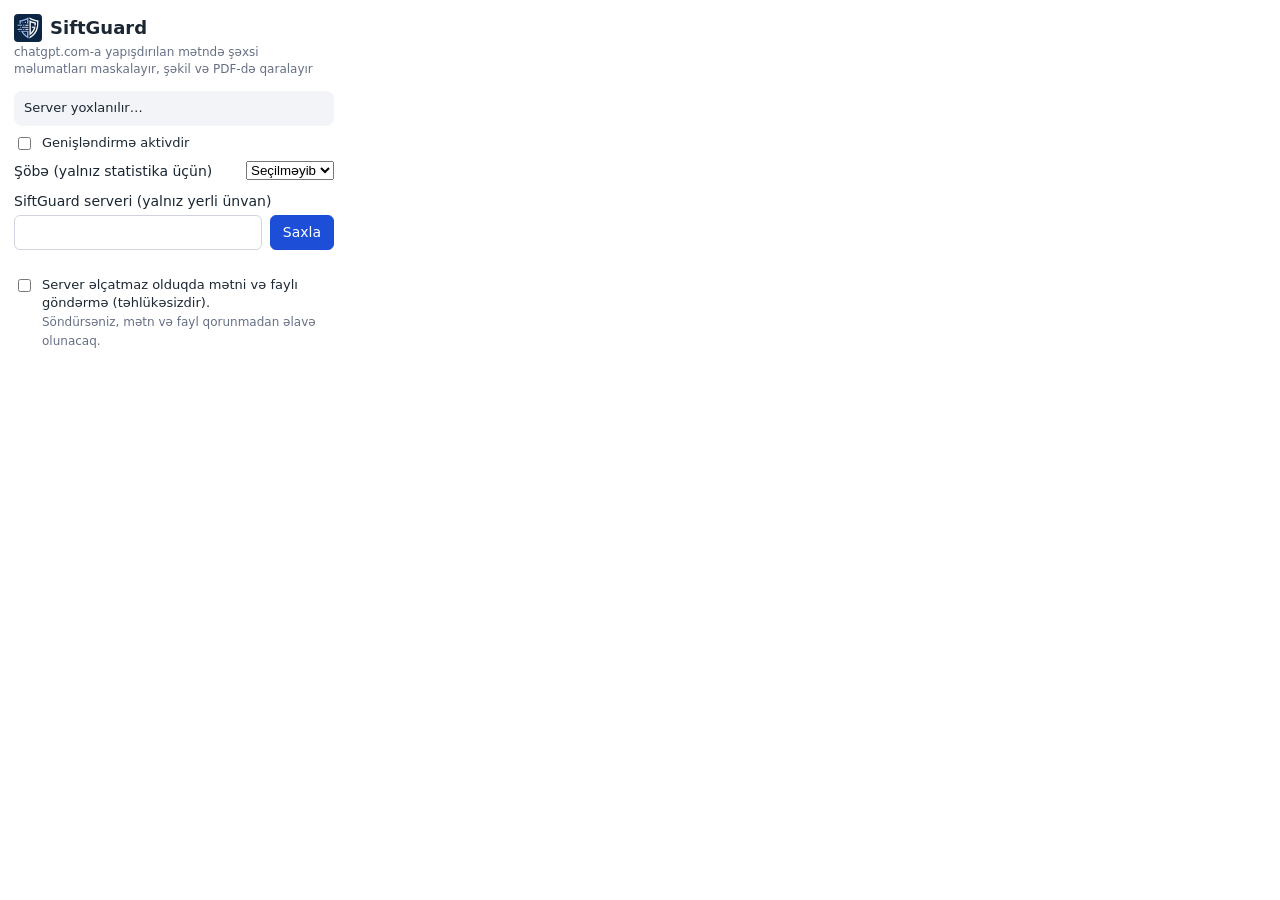
<file: extension/popup.html>
<!DOCTYPE html>
<html lang="az">
<head>
  <meta charset="UTF-8">
  <title>SiftGuard</title>
  <style>
    body { width: 320px; margin: 0; padding: 14px; font: 14px/1.45 system-ui, -apple-system, "Segoe UI", sans-serif; color: #1b2733; }
    h1 { margin: 0 0 2px; font-size: 18px; display: flex; align-items: center; gap: 8px; }
    h1 img { width: 28px; height: 28px; border-radius: 4px; }
    .sub { margin: 0 0 12px; color: #667085; font-size: 12px; }
    .row { display: flex; align-items: center; justify-content: space-between; gap: 8px; margin: 8px 0; }
    .status { padding: 8px 10px; border-radius: 8px; background: #f2f4f7; font-size: 13px; }
    .status.ok { background: #ecfdf3; color: #067647; }
    .status.bad { background: #fef3f2; color: #b42318; }
    input[type=text] { width: 100%; box-sizing: border-box; padding: 6px 8px; border: 1px solid #d0d5dd; border-radius: 6px; font: inherit; }
    button { padding: 6px 12px; border: 1px solid #1d4ed8; background: #1d4ed8; color: #fff; border-radius: 6px; font: inherit; cursor: pointer; }
    label.check { display: flex; gap: 8px; align-items: flex-start; font-size: 13px; }
    .hint { color: #667085; font-size: 12px; margin-top: 4px; }
    .msg { font-size: 12px; margin-top: 6px; min-height: 1em; }
    .msg.bad { color: #b42318; }
    .count { font-size: 13px; color: #475467; margin-top: 10px; }
  </style>
</head>
<body>
  <h1><img src="icons/icon48.png" alt="">SiftGuard</h1>
  <p class="sub">chatgpt.com-a yapışdırılan mətndə şəxsi məlumatları maskalayır, şəkil və PDF-də qaralayır<br><span id="version"></span></p>

  <div id="server-status" class="status">Server yoxlanılır…</div>
  <div id="model-status" class="hint"></div>

  <div class="row">
    <label class="check"><input type="checkbox" id="enabled"> <span>Genişləndirmə aktivdir</span></label>
  </div>

  <div class="row">
    <label for="department">Şöbə (yalnız statistika üçün)</label>
    <select id="department">
      <option value="">Seçilməyib</option>
      <option value="maliyye">Maliyyə</option>
      <option value="hr">HR</option>
      <option value="huquq">Hüquq</option>
    </select>
  </div>

  <div style="margin-top:10px">
    <label for="server">SiftGuard serveri (yalnız yerli ünvan)</label>
    <div class="row" style="margin-top:4px">
      <input type="text" id="server" spellcheck="false">
      <button id="save">Saxla</button>
    </div>
    <div id="msg" class="msg"></div>
  </div>

  <label class="check" style="margin-top:6px">
    <input type="checkbox" id="block">
    <span>Server əlçatmaz olduqda mətni və faylı göndərmə (təhlükəsizdir).<br><span class="hint">Söndürsəniz, mətn və fayl qorunmadan əlavə olunacaq.</span></span>
  </label>

  <div class="count" id="count"></div>

  <script src="mask-client.js"></script>
  <script src="popup.js"></script>
</body>
</html>
</file>
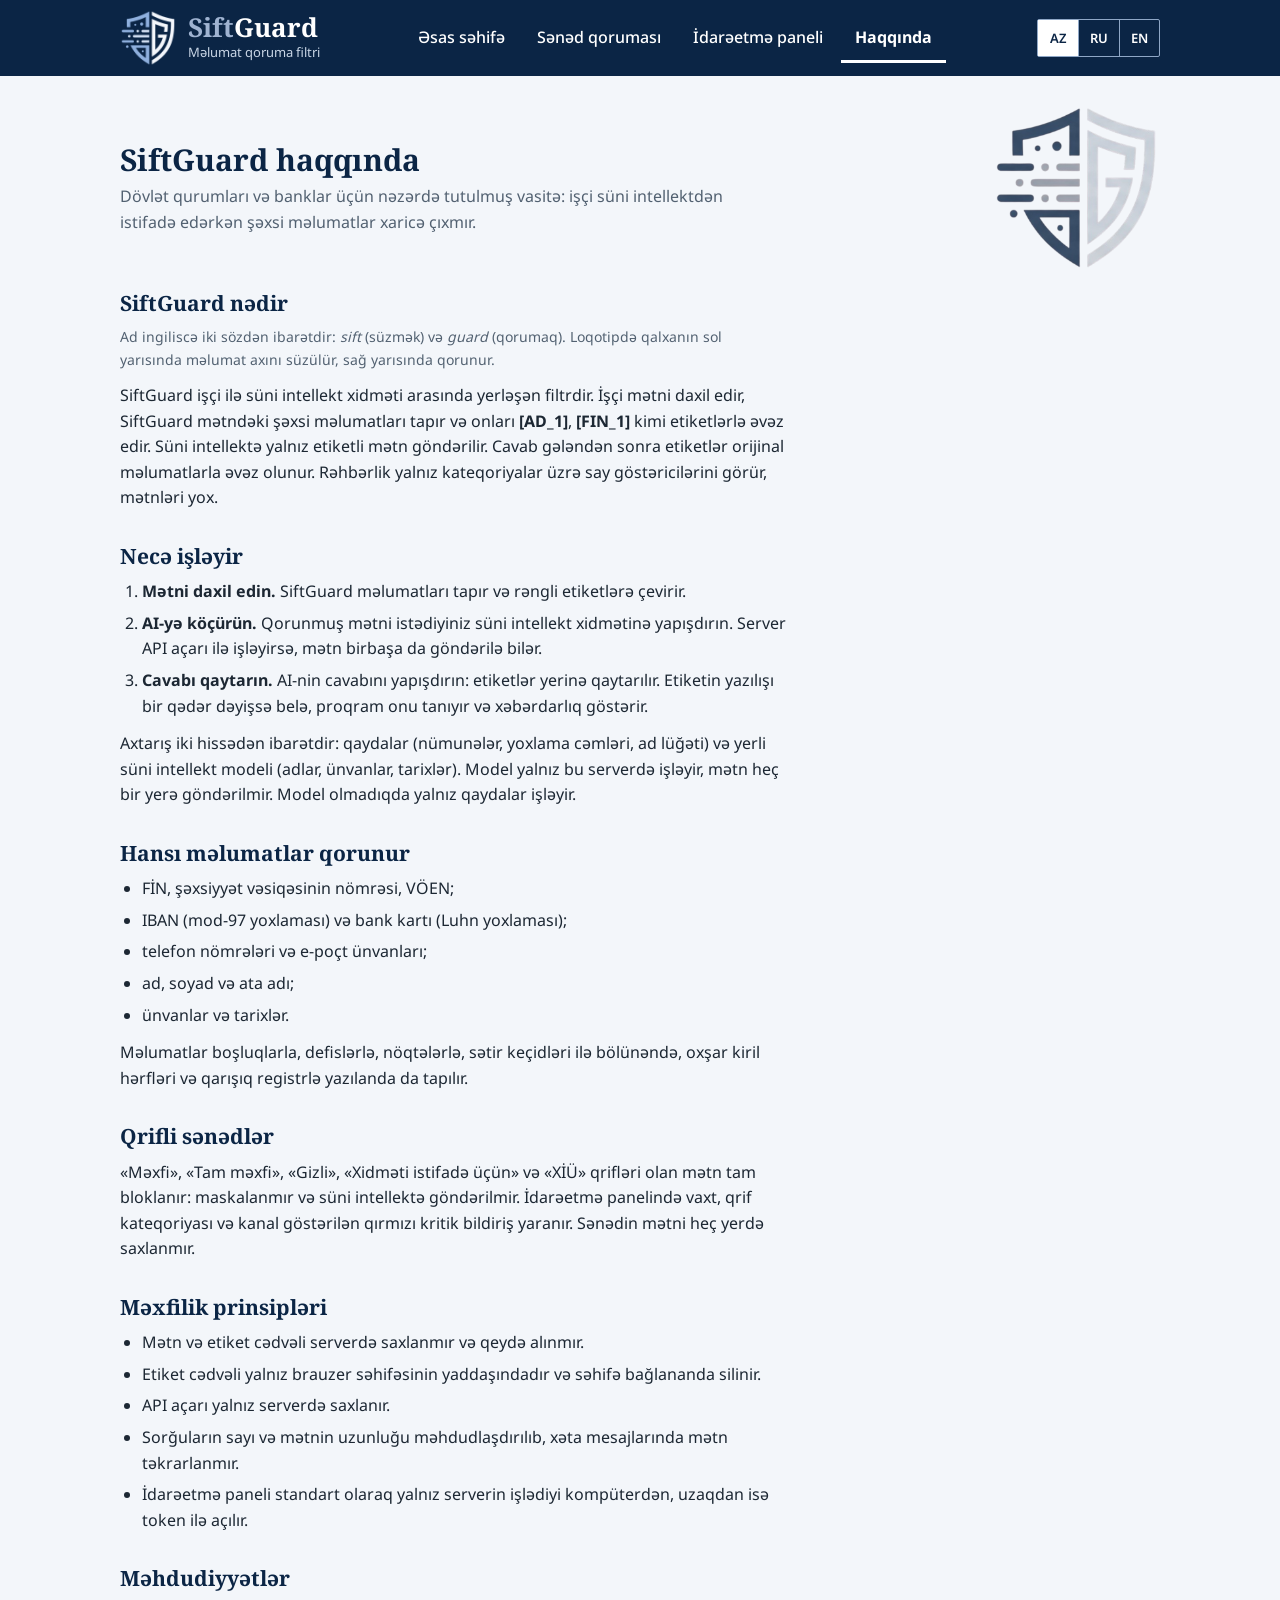
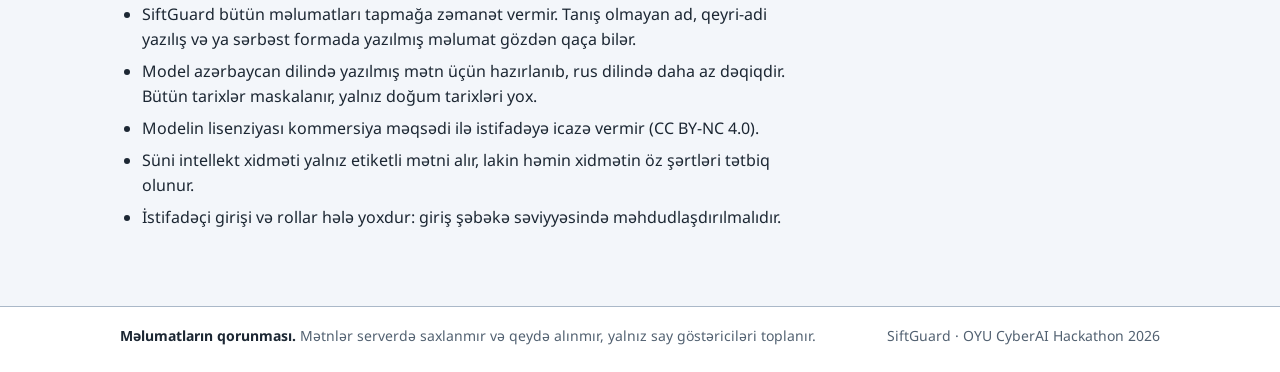
<file: static/about.html>
<!DOCTYPE html>
<html lang="az">
<head>
  <meta charset="UTF-8">
  <meta name="viewport" content="width=device-width, initial-scale=1">
  <title>SiftGuard — haqqında</title>
  <link rel="icon" href="/static/brand/mark-32.png" type="image/png" sizes="32x32">
  <link rel="apple-touch-icon" href="/static/brand/mark-180.png">
  <link rel="preload" href="/static/fonts/noto-sans-latin.woff2" as="font" type="font/woff2" crossorigin>
  <link rel="preload" href="/static/fonts/noto-serif-latin.woff2" as="font" type="font/woff2" crossorigin>
  <link rel="stylesheet" href="/static/fonts/faces.css">
  <link rel="stylesheet" href="/static/site.css">
</head>
<body>
<a class="skip" href="#main">Əsas məzmuna keç</a>

<header class="site-header">
  <div class="bar">
    <a class="brand" href="/">
      <img class="brand-mark" src="/static/brand/siftguard-logo-light.png" width="56" height="56" alt="">
      <span><span class="brand-name"><span class="sift">Sift</span>Guard</span><span class="brand-sub">Məlumat qoruma filtri</span></span>
    </a>
    <nav class="site-nav" aria-label="Əsas naviqasiya">
      <ul>
        <li><a href="/">Əsas səhifə</a></li>
        <li><a href="/sened">Sənəd qoruması</a></li>
        <li><a href="/admin" target="_blank" rel="noopener">İdarəetmə paneli<span class="visually-hidden"> (yeni vərəqdə açılır)</span></a></li>
        <li><a href="/haqqinda" aria-current="page">Haqqında</a></li>
      </ul>
    </nav>
    <div class="lang" id="lang-switch" role="group" aria-label="Dil seçimi"></div>
  </div>
</header>

<main id="main" class="wrap">
  <div class="page-title hero">
    <div class="hero-text">
    <h1>SiftGuard haqqında</h1>
    <p>Dövlət qurumları və banklar üçün nəzərdə tutulmuş vasitə: işçi süni intellektdən istifadə edərkən şəxsi məlumatlar xaricə çıxmır.</p>
    </div>
    <img class="hero-logo" src="/static/brand/siftguard-logo.png" width="168" height="168" alt="SiftGuard">
  </div>

  <article class="prose">
    <h2>SiftGuard nədir</h2>
    <p class="small muted" data-i18n-rich="about.name">Ad ingiliscə iki sözdən ibarətdir: <em>sift</em> (süzmək) və <em>guard</em> (qorumaq). Loqotipdə qalxanın sol yarısında məlumat axını süzülür, sağ yarısında qorunur.</p>
    <p data-i18n-rich="about.what">SiftGuard işçi ilə süni intellekt xidməti arasında yerləşən filtrdir. İşçi mətni daxil edir, SiftGuard mətndəki şəxsi məlumatları tapır və onları <strong>[AD_1]</strong>, <strong>[FIN_1]</strong> kimi etiketlərlə əvəz edir. Süni intellektə yalnız etiketli mətn göndərilir. Cavab gələndən sonra etiketlər orijinal məlumatlarla əvəz olunur. Rəhbərlik yalnız kateqoriyalar üzrə say göstəricilərini görür, mətnləri yox.</p>

    <h2>Necə işləyir</h2>
    <ol>
      <li><strong>Mətni daxil edin.</strong> SiftGuard məlumatları tapır və rəngli etiketlərə çevirir.</li>
      <li><strong>AI-yə köçürün.</strong> Qorunmuş mətni istədiyiniz süni intellekt xidmətinə yapışdırın. Server API açarı ilə işləyirsə, mətn birbaşa da göndərilə bilər.</li>
      <li><strong>Cavabı qaytarın.</strong> AI-nin cavabını yapışdırın: etiketlər yerinə qaytarılır. Etiketin yazılışı bir qədər dəyişsə belə, proqram onu tanıyır və xəbərdarlıq göstərir.</li>
    </ol>
    <p>Axtarış iki hissədən ibarətdir: qaydalar (nümunələr, yoxlama cəmləri, ad lüğəti) və yerli süni intellekt modeli (adlar, ünvanlar, tarixlər). Model yalnız bu serverdə işləyir, mətn heç bir yerə göndərilmir. Model olmadıqda yalnız qaydalar işləyir.</p>

    <h2>Hansı məlumatlar qorunur</h2>
    <ul>
      <li>FİN, şəxsiyyət vəsiqəsinin nömrəsi, VÖEN;</li>
      <li>IBAN (mod-97 yoxlaması) və bank kartı (Luhn yoxlaması);</li>
      <li>telefon nömrələri və e-poçt ünvanları;</li>
      <li>ad, soyad və ata adı;</li>
      <li>ünvanlar və tarixlər.</li>
    </ul>
    <p>Məlumatlar boşluqlarla, defislərlə, nöqtələrlə, sətir keçidləri ilə bölünəndə, oxşar kiril hərfləri və qarışıq registrlə yazılanda da tapılır.</p>

    <h2>Qrifli sənədlər</h2>
    <p>«Məxfi», «Tam məxfi», «Gizli», «Xidməti istifadə üçün» və «XİÜ» qrifləri olan mətn tam bloklanır: maskalanmır və süni intellektə göndərilmir. İdarəetmə panelində vaxt, qrif kateqoriyası və kanal göstərilən qırmızı kritik bildiriş yaranır. Sənədin mətni heç yerdə saxlanmır.</p>

    <h2>Məxfilik prinsipləri</h2>
    <ul>
      <li>Mətn və etiket cədvəli serverdə saxlanmır və qeydə alınmır.</li>
      <li>Etiket cədvəli yalnız brauzer səhifəsinin yaddaşındadır və səhifə bağlananda silinir.</li>
      <li>API açarı yalnız serverdə saxlanır.</li>
      <li>Sorğuların sayı və mətnin uzunluğu məhdudlaşdırılıb, xəta mesajlarında mətn təkrarlanmır.</li>
      <li>İdarəetmə paneli standart olaraq yalnız serverin işlədiyi kompüterdən, uzaqdan isə token ilə açılır.</li>
    </ul>

    <h2>Məhdudiyyətlər</h2>
    <ul>
      <li>SiftGuard bütün məlumatları tapmağa zəmanət vermir. Tanış olmayan ad, qeyri-adi yazılış və ya sərbəst formada yazılmış məlumat gözdən qaça bilər.</li>
      <li>Model azərbaycan dilində yazılmış mətn üçün hazırlanıb, rus dilində daha az dəqiqdir. Bütün tarixlər maskalanır, yalnız doğum tarixləri yox.</li>
      <li>Modelin lisenziyası kommersiya məqsədi ilə istifadəyə icazə vermir (CC BY-NC 4.0).</li>
      <li>Süni intellekt xidməti yalnız etiketli mətni alır, lakin həmin xidmətin öz şərtləri tətbiq olunur.</li>
      <li>İstifadəçi girişi və rollar hələ yoxdur: giriş şəbəkə səviyyəsində məhdudlaşdırılmalıdır.</li>
    </ul>
  </article>
</main>

<footer class="site-footer">
  <div class="bar">
    <span><strong>Məlumatların qorunması.</strong> Mətnlər serverdə saxlanmır və qeydə alınmır, yalnız say göstəriciləri toplanır.</span>
    <span>SiftGuard · OYU CyberAI Hackathon 2026</span>
  </div>
</footer>
<script src="/static/i18n-dict.js"></script>
<script src="/static/i18n.js"></script>
</body>
</html>
</file>
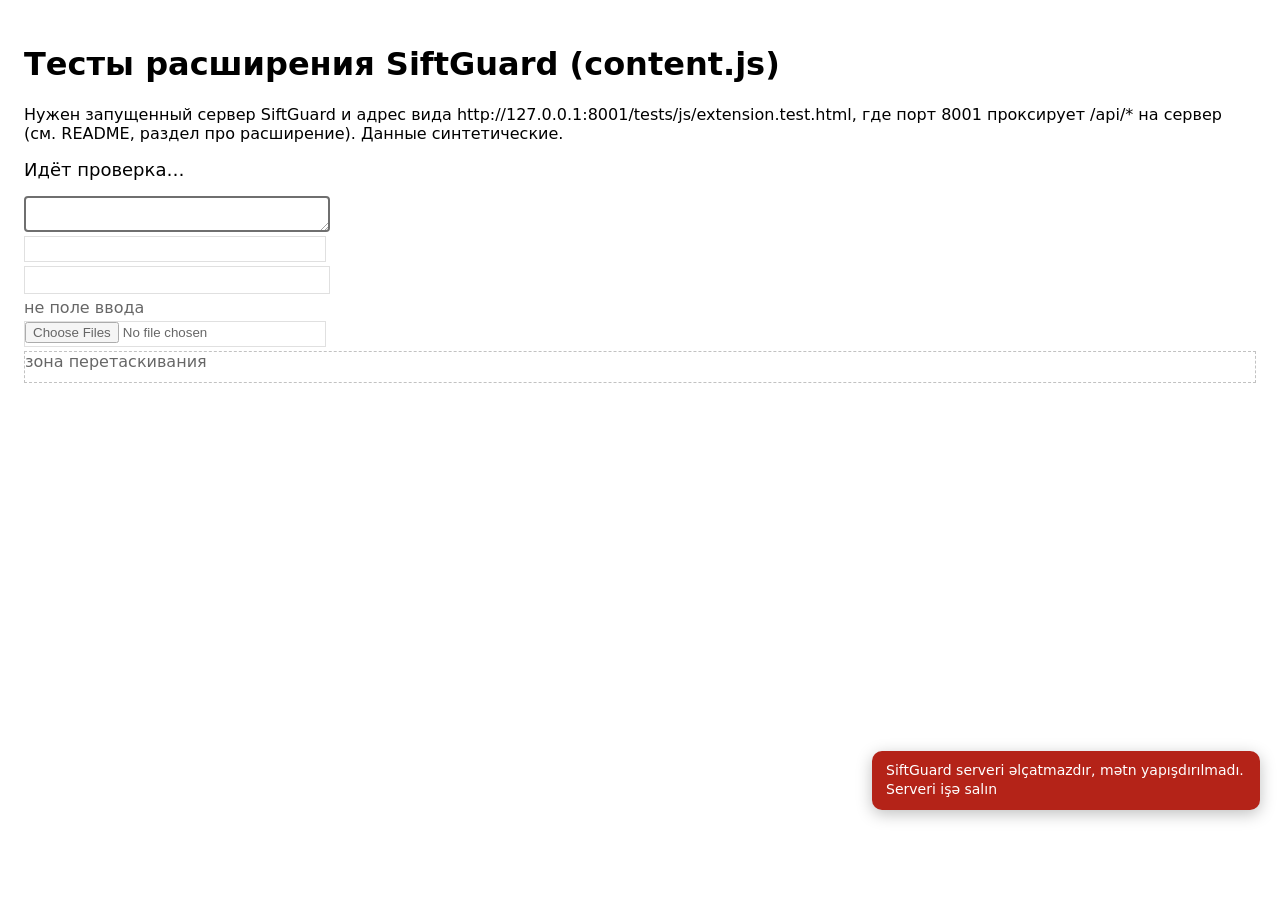
<file: tests/js/extension.test.html>
<!DOCTYPE html>
<html lang="az">
<head>
  <meta charset="UTF-8">
  <title>Тесты расширения SiftGuard</title>
  <style>
    body { font-family: system-ui, sans-serif; padding: 16px; }
    .ok { color: #067647; } .fail { color: #b42318; font-weight: 600; }
    #summary { font-size: 18px; margin: 8px 0; }
    textarea, #ce, input { display: block; width: 300px; margin: 4px 0; border: 1px solid #ccc; min-height: 24px; }
    #stage { opacity: .6; }
  </style>
</head>
<body>
  <h1>Тесты расширения SiftGuard (content.js)</h1>
  <p>Нужен запущенный сервер SiftGuard и адрес вида http://127.0.0.1:8001/tests/js/extension.test.html, где порт 8001 проксирует
  /api/* на сервер (см. README, раздел про расширение). Данные синтетические.</p>
  <div id="summary">Идёт проверка…</div>
  <ul id="results"></ul>

  <div id="stage">
    <textarea id="ta"></textarea>
    <div id="ce" contenteditable="true"></div>
    <input id="pw" type="password">
    <div id="plain">не поле ввода</div>
    <input id="fi" type="file" multiple>
    <div id="dz" style="min-height:30px;border:1px dashed #999">зона перетаскивания</div>
  </div>

  <script>
    // --- Подставной chrome: настоящий клиент сервера, но без самого расширения.
    const listeners = [];
    const store = { enabled: true, blockOnError: true };
    window.__mode = "real"; // real | down
    window.__siftguardQuiet = true; // без приветственного уведомления: оно мешало бы проверкам текста уведомлений
    window.chrome = {
      runtime: {
        id: "test-extension",
        sendMessage: async (msg) => {
          if (window.__mode === "down") return { ok: false, error: "unreachable" };
          if (msg.type === "redact") {
            const bin = atob(msg.data);
            const bytes = Uint8Array.from(bin, (c) => c.charCodeAt(0));
            return SiftGuardClient.redactFile(bytes, location.origin);
          }
          return SiftGuardClient.maskText(msg.text, location.origin);
        },
      },
      storage: {
        local: { get: (defaults, cb) => cb(Object.assign({}, defaults, store)) },
        onChanged: { addListener: (fn) => listeners.push(fn) },
      },
    };
    const setSetting = (key, value) => listeners.forEach((fn) => fn({ [key]: { newValue: value } }, "local"));
  </script>
  <script src="../../extension/mask-client.js"></script>
  <script src="../../extension/content.js"></script>
  <script>
    const $ = (id) => document.getElementById(id);
    const ta = $("ta"), ce = $("ce");
    const wait = (ms) => new Promise((r) => setTimeout(r, ms));
    async function waitFor(cond, ms = 5000) {
      const t0 = Date.now();
      while (Date.now() - t0 < ms) { if (cond()) return true; await wait(25); }
      return false;
    }

    // Редактор «как у сайта»: сам разбирает вставку и добавляет абзацы (как ProseMirror).
    const editorSeen = [];
    ce.addEventListener("paste", (e) => {
      e.preventDefault();
      const t = e.clipboardData.getData("text/plain");
      editorSeen.push(t);
      t.split("\n").forEach((line) => { const p = document.createElement("p"); p.textContent = line; ce.appendChild(p); });
    });
    // Обработчик «страницы»: видит ли она оригинал вставки.
    const pageSaw = [];
    document.addEventListener("paste", (e) => { pageSaw.push(e.clipboardData ? e.clipboardData.getData("text/plain") : ""); });
    // Файлы, которые дошли до «сайта» (вставка, выбор файла, перетаскивание): сайт должен видеть только копии.
    const filesSeen = [];
    const noteFiles = (list) => Array.from(list || []).forEach((f) => filesSeen.push(f));
    ce.addEventListener("paste", (e) => noteFiles(e.clipboardData && e.clipboardData.files));
    ta.addEventListener("paste", (e) => noteFiles(e.clipboardData && e.clipboardData.files));
    $("fi").addEventListener("change", (e) => noteFiles(e.target.files));
    $("dz").addEventListener("drop", (e) => { e.preventDefault(); noteFiles(e.dataTransfer && e.dataTransfer.files); });
    $("dz").addEventListener("dragover", (e) => e.preventDefault());

    // Синтетический документ на canvas (только вымышленные данные).
    function makeImage(lines, type = "image/png", name = "karta.png") {
      return new Promise((resolve) => {
        const c = document.createElement("canvas"); c.width = 900; c.height = 420;
        const g = c.getContext("2d");
        g.fillStyle = "#fff"; g.fillRect(0, 0, c.width, c.height);
        g.fillStyle = "#000"; g.font = "30px Arial, sans-serif";
        lines.forEach((t, i) => g.fillText(t, 40, 60 + i * 56));
        c.toBlob((b) => resolve(new File([b], name, { type })), type);
      });
    }
    const CARD = ["Soyadi: Quliyeva", "Adi: Aysel", "FIN: 5ARZ8D2", "Telefon: +994 50 123 45 67"];

    const toastBox = () => { const h = document.getElementById("siftguard-toast-host"); return h && h.shadowRoot.querySelector(".box"); };
    const toastText = () => (toastBox() ? toastBox().textContent : "");
    const resetToast = () => { const b = toastBox(); if (b) { b.textContent = ""; b.className = "box"; } };

    function pasteInto(el, text, files) {
      el.focus();
      const dt = new DataTransfer();
      if (text) dt.setData("text/plain", text);
      (files || []).forEach((f) => dt.items.add(f));
      const ev = new ClipboardEvent("paste", { clipboardData: dt, bubbles: true, cancelable: true });
      const notPrevented = el.dispatchEvent(ev);
      return { intercepted: !notPrevented };
    }

    const results = [];
    function test(name, fn) { results.push([name, fn]); }
    function eq(a, b) { const x = JSON.stringify(a), y = JSON.stringify(b); if (x !== y) throw new Error("ожидалось " + y + ", получено " + x); }
    function truthy(v, msg) { if (!v) throw new Error(msg || "ожидалось истинное значение"); }

    const SECRET_FIN = "5ARZ8D2";

    test("textarea: данные маскируются, уведомление «N məlumat qorundu»", async () => {
      ta.value = ""; resetToast(); pageSaw.length = 0;
      const r = pasteInto(ta, "Elvin Məmmədov, FİN " + SECRET_FIN);
      truthy(r.intercepted, "вставка должна быть перехвачена");
      truthy(await waitFor(() => ta.value !== ""), "текст не вставлен");
      eq(ta.value, "[AD_1], FİN [FIN_1]");
      truthy(await waitFor(() => toastText() !== ""));
      eq(toastText(), "SiftGuard: 2 məlumat qorundu");
    });

    test("оригинал не доходит до обработчиков страницы", async () => {
      // pageSaw заполнялся в предыдущем тесте: оригинальное событие перехвачено до страницы
      eq(pageSaw.filter((t) => t.includes(SECRET_FIN)), []);
    });

    test("textarea: вставка в позицию курсора, а не вместо всего текста", async () => {
      ta.value = "Salam: "; ta.setSelectionRange(7, 7);
      pasteInto(ta, "FİN " + SECRET_FIN);
      truthy(await waitFor(() => ta.value.length > 7));
      eq(ta.value, "Salam: FİN [FIN_1]");
    });

    test("contenteditable (как у сайта): редактор получает только замаскированный текст, один раз", async () => {
      ce.innerHTML = ""; editorSeen.length = 0; resetToast();
      pasteInto(ce, "Salam\nFİN " + SECRET_FIN + "\nTel +994 50 123 45 67");
      truthy(await waitFor(() => editorSeen.length > 0), "редактор ничего не получил");
      await wait(200);
      eq(editorSeen, ["Salam\nFİN [FIN_1]\nTel [TEL_1]"]);
      truthy(!ce.innerText.includes(SECRET_FIN));
      truthy(await waitFor(() => toastText() !== ""));
      eq(toastText(), "SiftGuard: 2 məlumat qorundu");
    });

    test("обычный текст без данных вставляется как есть, без уведомления", async () => {
      ta.value = ""; resetToast();
      pasteInto(ta, "Salam, necəsən?");
      truthy(await waitFor(() => ta.value !== ""));
      eq(ta.value, "Salam, necəsən?");
      await wait(300);
      eq(toastText(), "");
    });

    test("файл не картинка и не PDF (txt): не вмешиваемся", async () => {
      const r = pasteInto(ta, "", [new File(["x"], "a.txt", { type: "text/plain" })]);
      eq(r.intercepted, false);
    });

    test("isCandidate: картинки и PDF по типу и по имени, остальное нет", async () => {
      const { isCandidate } = window.__siftguardTest;
      truthy(isCandidate(new File(["x"], "a.png", { type: "image/png" })));
      truthy(isCandidate(new File(["x"], "scan.PDF", { type: "" })));
      truthy(isCandidate(new File(["x"], "foto.heic", { type: "" })));
      truthy(!isCandidate(new File(["x"], "a.txt", { type: "text/plain" })));
      truthy(!isCandidate(new File(["x"], "a.docx", { type: "" })));
    });

    test("вставка картинки: сайт получает закрашенную копию, а не оригинал", async () => {
      filesSeen.length = 0; resetToast();
      const original = await makeImage(CARD);
      const r = pasteInto(ce, "", [original]);
      truthy(r.intercepted, "вставка картинки должна быть перехвачена");
      truthy(await waitFor(() => filesSeen.length > 0, 60000), "сайт не получил файл");
      eq(filesSeen.length, 1);
      truthy(filesSeen[0].name.endsWith("-qaralanmis.png"), filesSeen[0].name);
      eq(filesSeen[0].type, "image/png");
      truthy(filesSeen[0] !== original && filesSeen[0].size > 0);
      truthy(await waitFor(() => toastText().includes("sənəd qaralandı")), toastText());
    });

    test("закрашенная копия действительно закрашена: на месте значения чёрные пиксели", async () => {
      const original = await makeImage(["FIN: 5ARZ8D2"]);
      const res = await window.chrome.runtime.sendMessage({ type: "redact", data: await new Promise((ok) => { const fr = new FileReader(); fr.onload = () => ok(fr.result.split(",")[1]); fr.readAsDataURL(original); }) });
      truthy(res.ok, JSON.stringify(res).slice(0, 120));
      const img = new Image();
      const loaded = new Promise((ok, fail) => { img.onload = ok; img.onerror = () => fail(new Error("картинка не загрузилась")); });
      img.src = "data:" + res.mime + ";base64," + res.data; await loaded;  // не decode(): он иногда не завершается в фоновой вкладке
      const c = document.createElement("canvas"); c.width = img.width; c.height = img.height;
      const g = c.getContext("2d"); g.drawImage(img, 0, 0);
      // значение начинается правее «FIN:» (примерно с x=110): в его середине всё чёрное
      const px = g.getImageData(170, 50, 1, 1).data;
      eq([px[0], px[1], px[2]], [0, 0, 0]);
    });

    test("кнопка «прикрепить»: сайт видит только копию, исходный файл до него не доходит", async () => {
      filesSeen.length = 0; resetToast();
      const dt = new DataTransfer(); dt.items.add(await makeImage(CARD)); dt.items.add(new File(["x"], "a.txt", { type: "text/plain" }));
      $("fi").files = dt.files;
      $("fi").dispatchEvent(new Event("change", { bubbles: true }));
      truthy(await waitFor(() => filesSeen.length >= 2, 60000), "файлы не дошли");
      eq(filesSeen.map((f) => f.name).sort(), ["a.txt", "karta-qaralanmis.png"]);
      eq(Array.from($("fi").files).map((f) => f.name).sort(), ["a.txt", "karta-qaralanmis.png"]);
    });

    test("перетаскивание: сайт получает закрашенную копию", async () => {
      filesSeen.length = 0; resetToast();
      const dt = new DataTransfer(); dt.items.add(await makeImage(CARD, "image/png", "drop.png"));
      const ev = new DragEvent("drop", { dataTransfer: dt, bubbles: true, cancelable: true });
      $("dz").dispatchEvent(ev);
      truthy(ev.defaultPrevented, "исходное перетаскивание должно быть остановлено");
      truthy(await waitFor(() => filesSeen.length > 0, 60000), "файл не дошёл");
      eq(filesSeen.map((f) => f.name), ["drop-qaralanmis.png"]);
    });

    test("картинка с грифом: не добавляется, предупреждение без текста документа", async () => {
      filesSeen.length = 0; resetToast();
      pasteInto(ce, "", [await makeImage(["Mexfi sened", "FIN: 5ARZ8D2"])]);
      truthy(await waitFor(() => toastText().includes("bloklandı"), 60000), toastText());
      await wait(300);
      eq(filesSeen.length, 0);
      truthy(!toastText().includes(SECRET_FIN));
    });

    test("формат, который сервер не принимает (GIF): файл не добавляется, причина показана", async () => {
      filesSeen.length = 0; resetToast();
      pasteInto(ce, "", [new File([new Uint8Array([71, 73, 70, 56, 57, 97, 1, 0, 1, 0, 0, 0, 0, 59])], "a.gif", { type: "image/gif" })]);
      truthy(await waitFor(() => toastText().includes("əlavə olunmadı"), 60000), toastText());
      eq(filesSeen.length, 0);
    });

    test("слишком большой файл: не отправляется и не добавляется", async () => {
      filesSeen.length = 0; resetToast();
      pasteInto(ce, "", [new File([new Uint8Array(11 * 1024 * 1024)], "big.png", { type: "image/png" })]);
      truthy(await waitFor(() => toastText().includes("çox böyükdür"), 30000), toastText());
      eq(filesSeen.length, 0);
    });

    test("сервер недоступен (по умолчанию): файл не добавляется", async () => {
      filesSeen.length = 0; resetToast(); window.__mode = "down";
      pasteInto(ce, "", [await makeImage(CARD)]);
      truthy(await waitFor(() => toastText().includes("əlçatmazdır"), 30000), toastText());
      eq(filesSeen.length, 0);
      window.__mode = "real";
    });

    test("сервер недоступен, режим «как есть»: файл добавляется с предупреждением", async () => {
      filesSeen.length = 0; resetToast(); window.__mode = "down"; setSetting("blockOnError", false);
      pasteInto(ce, "", [await makeImage(CARD, "image/png", "asis.png")]);
      truthy(await waitFor(() => filesSeen.length > 0, 30000), "файл не добавлен");
      eq(filesSeen[0].name, "asis.png");
      truthy(toastText().includes("qorunmadan"), toastText());
      setSetting("blockOnError", true); window.__mode = "real";
    });

    test("расширение выключено: файлы идут как обычно", async () => {
      // textarea: у «редактора» ce собственный preventDefault, он помешал бы проверке
      setSetting("enabled", false);
      try {
        eq(pasteInto(ta, "", [new File(["x"], "a.png", { type: "image/png" })]).intercepted, false);
      } finally { setSetting("enabled", true); }
    });

    test("не поле ввода и поле пароля: не вмешиваемся", async () => {
      eq(pasteInto($("plain"), "FİN " + SECRET_FIN).intercepted, false);
      eq(pasteInto($("pw"), "FİN " + SECRET_FIN).intercepted, false);
    });

    test("гриф «Məxfi»: ничего не вставляется, предупреждение", async () => {
      ta.value = "было"; resetToast();
      pasteInto(ta, "Məxfi: FİN " + SECRET_FIN);
      truthy(await waitFor(() => toastText() !== ""));
      eq(ta.value, "было");
      truthy(toastText().includes("«Məxfi»") && toastText().includes("bloklandı"), toastText());
    });

    test("гриф «Tam məxfi» без диакритики и с пробелами: блокировка, в уведомлении название грифа", async () => {
      ta.value = "было"; resetToast();
      pasteInto(ta, "tam mexfi  sənəd: FİN " + SECRET_FIN);
      truthy(await waitFor(() => toastText() !== ""));
      eq(ta.value, "было");
      truthy(toastText().includes("«Tam məxfi»"), toastText());
      truthy(!toastText().includes(SECRET_FIN), "в уведомлении не должно быть текста документа");
    });

    test("сервер недоступен (по умолчанию): мягкая блокировка, оригинал не вставляется", async () => {
      ta.value = "было"; resetToast(); window.__mode = "down";
      pasteInto(ta, "FİN " + SECRET_FIN);
      truthy(await waitFor(() => toastText() !== ""));
      eq(ta.value, "было");
      truthy(toastText().includes("əlçatmazdır"), toastText());
    });

    test("сервер недоступен, режим «вставлять как есть»: вставка с предупреждением", async () => {
      ta.value = ""; resetToast(); window.__mode = "down"; setSetting("blockOnError", false);
      pasteInto(ta, "FİN " + SECRET_FIN);
      truthy(await waitFor(() => ta.value !== ""));
      eq(ta.value, "FİN " + SECRET_FIN);
      truthy(toastText().includes("qorunmadan"), toastText());
      setSetting("blockOnError", true); window.__mode = "real";
    });

    test("гриф блокируется даже в режиме «вставлять как есть»", async () => {
      ta.value = "было"; resetToast(); window.__mode = "real"; setSetting("blockOnError", false);
      pasteInto(ta, "Gizli: FİN " + SECRET_FIN);
      truthy(await waitFor(() => toastText() !== ""));
      eq(ta.value, "было");
      setSetting("blockOnError", true);
    });

    test("расширение выключено: вставка идёт как обычно", async () => {
      setSetting("enabled", false);
      eq(pasteInto(ta, "FİN " + SECRET_FIN).intercepted, false);
      setSetting("enabled", true);
    });

    test("длинный текст: кусками, метки не повторяются", async () => {
      ta.value = ""; resetToast();
      const para = (code) => "FİN " + code + " " + "lorem ipsum ".repeat(200);
      const text = [para("5ARZ8D2"), para("7K3M9PQ"), para("2BX4T91")].join("\n\n");
      truthy(text.length > 4500 * 1.5);
      pasteInto(ta, text);
      truthy(await waitFor(() => ta.value !== "", 15000), "длинный текст не вставлен");
      ["5ARZ8D2", "7K3M9PQ", "2BX4T91"].forEach((c) => truthy(!ta.value.includes(c), "утечка " + c));
      truthy(ta.value.includes("[FIN_1]") && ta.value.includes("[FIN_2]") && ta.value.includes("[FIN_3]"), ta.value.slice(0, 80));
      truthy(await waitFor(() => toastText() !== ""));
      eq(toastText(), "SiftGuard: 3 məlumat qorundu");
    });

    test("splitText: куски склеиваются в исходный текст и не длиннее лимита (в том числе с эмодзи)", async () => {
      const { splitText } = window.__siftguardTest;
      const text = ("Salam 😀 dünya. " + "x".repeat(37) + "\n").repeat(400);
      const chunks = splitText(text, 4500);
      eq(chunks.join(""), text);
      truthy(chunks.every((c) => c.length <= 4500), "кусок длиннее лимита");
      truthy(chunks.length > 1);
      // нет «обрезанных» суррогатных пар на границах
      truthy(chunks.every((c) => !/[\ud800-\udbff]$/.test(c)));
    });

    test("renumber: номера меток сдвигаются между кусками", async () => {
      const { renumber } = window.__siftguardTest;
      const offsets = { AD: 2 };
      eq(renumber("[AD_1] [AD_2] [FIN_1]", offsets), "[AD_3] [AD_4] [FIN_1]");
      eq(offsets, { AD: 4, FIN: 1 });
    });

    test("расширение удалено/обновлено: больше не вмешиваемся (самый последний тест)", async () => {
      window.chrome.runtime.id = undefined;
      eq(pasteInto(ta, "FİN " + SECRET_FIN).intercepted, false);
      window.chrome.runtime.id = "test-extension"; // даже если вернулось, слушатель уже снят
      eq(pasteInto(ta, "FİN " + SECRET_FIN).intercepted, false);
    });

    (async () => {
      const ul = $("results"); let failed = 0;
      for (const [name, fn] of results) {
        let ok = true, msg = "";
        try { await fn(); } catch (e) { ok = false; msg = e.message; failed++; }
        const li = document.createElement("li");
        li.className = ok ? "ok" : "fail";
        li.textContent = (ok ? "✓ " : "✗ ") + name + (ok ? "" : " — " + msg);
        ul.append(li);
      }
      $("summary").textContent = failed ? "Провалено: " + failed + " из " + results.length : "Все тесты пройдены: " + results.length;
      $("summary").className = failed ? "fail" : "ok";
      document.title = failed ? "FAIL" : "PASS";
    })();
  </script>
</body>
</html>
</file>
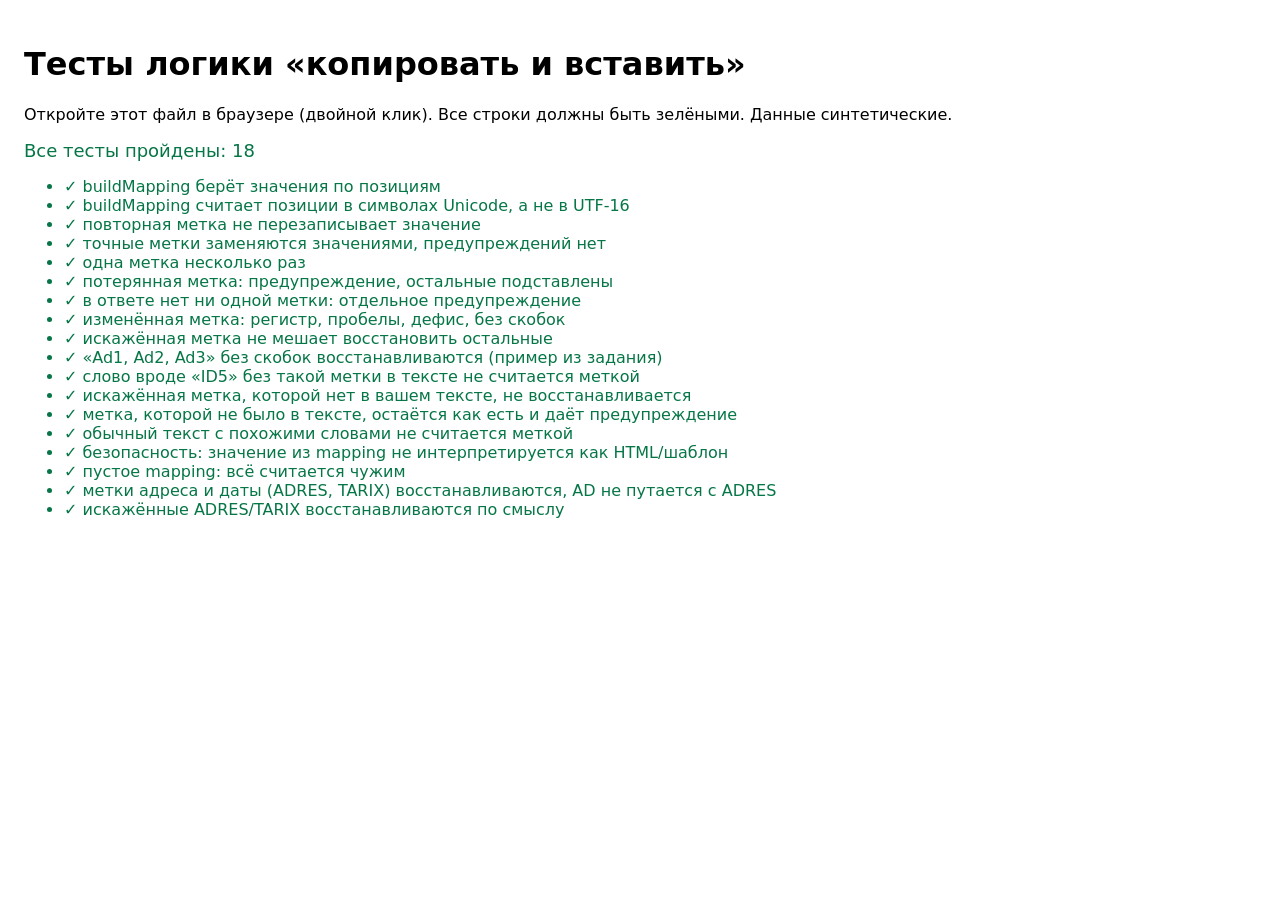
<file: tests/js/restore.test.html>
<!DOCTYPE html>
<html lang="ru">
<head>
  <meta charset="UTF-8">
  <title>Тесты restore.js</title>
  <style>
    body { font-family: system-ui, sans-serif; padding: 16px; }
    .ok { color: #067647; } .fail { color: #b42318; font-weight: 600; }
    #summary { font-size: 18px; margin-bottom: 12px; }
  </style>
</head>
<body>
  <h1>Тесты логики «копировать и вставить»</h1>
  <p>Откройте этот файл в браузере (двойной клик). Все строки должны быть зелёными. Данные синтетические.</p>
  <div id="summary"></div>
  <ul id="results"></ul>

  <script src="../../static/restore.js"></script>
  <script>
    const { buildMapping, restoreAnswer } = window.SiftGuard;
    const results = [];
    function test(name, fn) {
      try { fn(); results.push([name, true, ""]); }
      catch (e) { results.push([name, false, e.message]); }
    }
    function eq(actual, expected) {
      const a = JSON.stringify(actual), b = JSON.stringify(expected);
      if (a !== b) throw new Error("ожидалось " + b + ", получено " + a);
    }

    const MAP = { "[AD_1]": "Elvin Məmmədov", "[FIN_1]": "1A2B3C4", "[TEL_1]": "+994 50 123 45 67" };

    test("buildMapping берёт значения по позициям", () => {
      const text = "Mən Elvin Məmmədov, FİN 1A2B3C4";
      eq(buildMapping(text, [
        { label: "[AD_1]", start: 4, end: 18 },
        { label: "[FIN_1]", start: 24, end: 31 },
      ]), { "[AD_1]": "Elvin Məmmədov", "[FIN_1]": "1A2B3C4" });
    });

    test("buildMapping считает позиции в символах Unicode, а не в UTF-16", () => {
      const text = "😀 Elvin FİN 1A2B3C4"; // смайлик = 1 символ Unicode, но 2 единицы UTF-16
      eq(buildMapping(text, [{ label: "[FIN_1]", start: 12, end: 19 }]), { "[FIN_1]": "1A2B3C4" });
    });

    test("повторная метка не перезаписывает значение", () => {
      const text = "1A2B3C4 и снова 1A2B3C4";
      eq(buildMapping(text, [
        { label: "[FIN_1]", start: 0, end: 7 }, { label: "[FIN_1]", start: 16, end: 23 },
      ]), { "[FIN_1]": "1A2B3C4" });
    });

    test("точные метки заменяются значениями, предупреждений нет", () => {
      const r = restoreAnswer("Здравствуйте, [AD_1]! Ваш FİN [FIN_1], тел. [TEL_1].", MAP);
      eq(r.text, "Здравствуйте, Elvin Məmmədov! Ваш FİN 1A2B3C4, тел. +994 50 123 45 67.");
      eq(r.restored, 3); eq(r.warnings, []);
    });

    test("одна метка несколько раз", () => {
      eq(restoreAnswer("[FIN_1] и ещё раз [FIN_1]", MAP).text, "1A2B3C4 и ещё раз 1A2B3C4");
    });

    test("потерянная метка: предупреждение, остальные подставлены", () => {
      const r = restoreAnswer("Здравствуйте, [AD_1]!", MAP);
      eq(r.text, "Здравствуйте, Elvin Məmmədov!");
      eq(r.missing, ["[FIN_1]", "[TEL_1]"]);
      eq(r.warnings.length, 1);
      if (!r.warnings[0].includes("[FIN_1]") || !r.warnings[0].includes("[TEL_1]")) throw new Error(r.warnings[0]);
    });

    test("в ответе нет ни одной метки: отдельное предупреждение", () => {
      const r = restoreAnswer("Всё понятно, спасибо.", MAP);
      eq(r.restored, 0); eq(r.warnings.length, 1);
      if (!r.warnings[0].includes("heç biri yoxdur")) throw new Error(r.warnings[0]);
    });

    test("изменённая метка: регистр, пробелы, дефис, без скобок", () => {
      const r = restoreAnswer("Привет [ad_1], [FIN 1], [Tel-1] и FIN_1.", MAP);
      eq(r.altered.map((a) => a.text), ["[ad_1]", "[FIN 1]", "[Tel-1]", "FIN_1"]);
      eq(r.altered.map((a) => a.guess), ["[AD_1]", "[FIN_1]", "[TEL_1]", "[FIN_1]"]);
      // метка понятна, хоть и искажена: восстанавливаем по смыслу и предупреждаем
      eq(r.restored, 4);
      eq(r.text, "Привет Elvin Məmmədov, 1A2B3C4, +994 50 123 45 67 и 1A2B3C4.");
      eq(r.missing, []);
      if (!r.warnings[0].includes("yazılışını dəyişib") || !r.warnings[0].includes("mənaya görə bərpa olundu")) throw new Error(r.warnings[0]);
    });

    test("искажённая метка не мешает восстановить остальные", () => {
      const r = restoreAnswer("[AD_1] звонил на [tel_1], FİN [FIN_1]", MAP);
      eq(r.text, "Elvin Məmmədov звонил на +994 50 123 45 67, FİN 1A2B3C4");
      eq(r.restored, 3); eq(r.altered.length, 1);
    });

    test("«Ad1, Ad2, Ad3» без скобок восстанавливаются (пример из задания)", () => {
      const m = { "[AD_1]": "Али Алиев", "[AD_2]": "Маqa Алиев", "[AD_3]": "Ильхам Мурадов" };
      const r = restoreAnswer("В списке 3 человека: Ad1, Ad2, Ad3", m);
      eq(r.text, "В списке 3 человека: Али Алиев, Маqa Алиев, Ильхам Мурадов");
      eq(r.restored, 3); eq(r.missing, []);
      eq(r.warnings.length, 1);
    });

    test("слово вроде «ID5» без такой метки в тексте не считается меткой", () => {
      const r = restoreAnswer("Модель ID5 и FIN2 в каталоге", { "[AD_1]": "Имя" });
      eq(r.text, "Модель ID5 и FIN2 в каталоге");
      eq(r.altered, []); eq(r.unknown, []);
    });

    test("искажённая метка, которой нет в вашем тексте, не восстанавливается", () => {
      const r = restoreAnswer("Код [fin 9] выдан", { "[FIN_1]": "1A2B3C4" });
      eq(r.text, "Код [fin 9] выдан");
      eq(r.restored, 0); eq(r.altered.map((a) => a.guess), [null]);
    });

    test("метка, которой не было в тексте, остаётся как есть и даёт предупреждение", () => {
      const r = restoreAnswer("Привет [AD_1] и [IBAN_7]", MAP);
      eq(r.unknown, ["[IBAN_7]"]);
      if (!r.text.endsWith("[IBAN_7]")) throw new Error(r.text);
      if (!r.warnings.some((w) => w.includes("olmayan etiketlər"))) throw new Error(r.warnings.join("|"));
    });

    test("обычный текст с похожими словами не считается меткой", () => {
      const r = restoreAnswer("Скачайте ad_banner, id 5, download_1 и FIN-1 в тексте", {});
      eq(r.altered, []); eq(r.unknown, []);
    });

    test("безопасность: значение из mapping не интерпретируется как HTML/шаблон", () => {
      const r = restoreAnswer("[AD_1]", { "[AD_1]": "<img src=x onerror=alert(1)> $& $1" });
      eq(r.text, "<img src=x onerror=alert(1)> $& $1");
    });

    test("пустое mapping: всё считается чужим", () => {
      const r = restoreAnswer("Привет [AD_1]", {});
      eq(r.unknown, ["[AD_1]"]); eq(r.restored, 0);
    });

    test("метки адреса и даты (ADRES, TARIX) восстанавливаются, AD не путается с ADRES", () => {
      const m = { "[AD_1]": "Aytac", "[ADRES_1]": "Bakı, Nizami küçəsi 45", "[TARIX_1]": "12.05.1990" };
      const r = restoreAnswer("[AD_1] живёт: [ADRES_1], родилась [TARIX_1].", m);
      eq(r.text, "Aytac живёт: Bakı, Nizami küçəsi 45, родилась 12.05.1990.");
      eq(r.restored, 3); eq(r.warnings, []);
    });

    test("искажённые ADRES/TARIX восстанавливаются по смыслу", () => {
      const m = { "[ADRES_1]": "Bakı, Nizami küçəsi 45", "[TARIX_1]": "12.05.1990" };
      const r = restoreAnswer("Адрес [adres 1], дата TARIX_1.", m);
      eq(r.altered.map((a) => a.guess), ["[ADRES_1]", "[TARIX_1]"]);
      eq(r.restored, 2);
      eq(r.text, "Адрес Bakı, Nizami küçəsi 45, дата 12.05.1990.");
    });

    // Вывод
    const ul = document.getElementById("results");
    let failed = 0;
    for (const [name, ok, msg] of results) {
      const li = document.createElement("li");
      li.className = ok ? "ok" : "fail";
      li.textContent = (ok ? "✓ " : "✗ ") + name + (ok ? "" : " — " + msg);
      ul.append(li);
      if (!ok) failed++;
    }
    document.getElementById("summary").textContent = failed ? ("Провалено: " + failed + " из " + results.length) : ("Все тесты пройдены: " + results.length);
    document.getElementById("summary").className = failed ? "fail" : "ok";
    document.title = failed ? "FAIL" : "PASS";
  </script>
</body>
</html>
</file>
<file: static/fonts/faces.css>
@font-face {
  font-family: 'Noto Sans';
  font-style: normal;
  font-weight: 400 700;
  font-display: swap;
  src: url('/static/fonts/noto-sans-cyrillic.woff2') format('woff2');
  unicode-range: U+0301, U+0400-045F, U+0490-0491, U+04B0-04B1, U+2116;
}

@font-face {
  font-family: 'Noto Sans';
  font-style: normal;
  font-weight: 400 700;
  font-display: swap;
  src: url('/static/fonts/noto-sans-latin-ext.woff2') format('woff2');
  unicode-range: U+0100-017F, U+018F, U+0259, U+02BB-02BC;
}

@font-face {
  font-family: 'Noto Sans';
  font-style: normal;
  font-weight: 400 700;
  font-display: swap;
  src: url('/static/fonts/noto-sans-latin.woff2') format('woff2');
  unicode-range: U+0000-00FF, U+0131, U+0152-0153, U+02BB-02BC, U+02C6, U+02DA, U+02DC, U+0304, U+0308, U+0329, U+2000-206F, U+20AC, U+2122, U+2191, U+2193, U+2212, U+2215, U+FEFF, U+FFFD;
}

@font-face {
  font-family: 'Noto Serif';
  font-style: normal;
  font-weight: 600 700;
  font-display: swap;
  src: url('/static/fonts/noto-serif-cyrillic.woff2') format('woff2');
  unicode-range: U+0301, U+0400-045F, U+0490-0491, U+04B0-04B1, U+2116;
}

@font-face {
  font-family: 'Noto Serif';
  font-style: normal;
  font-weight: 600 700;
  font-display: swap;
  src: url('/static/fonts/noto-serif-latin-ext.woff2') format('woff2');
  unicode-range: U+0100-017F, U+018F, U+0259, U+02BB-02BC;
}

@font-face {
  font-family: 'Noto Serif';
  font-style: normal;
  font-weight: 600 700;
  font-display: swap;
  src: url('/static/fonts/noto-serif-latin.woff2') format('woff2');
  unicode-range: U+0000-00FF, U+0131, U+0152-0153, U+02BB-02BC, U+02C6, U+02DA, U+02DC, U+0304, U+0308, U+0329, U+2000-206F, U+20AC, U+2122, U+2191, U+2193, U+2212, U+2215, U+FEFF, U+FFFD;
}
</file>
<file: static/site.css>
/*
 * SiftGuard: общий стиль всех страниц.
 *
 * Правила дизайна (их проверяют тесты tests/test_design.py):
 *  - один глубокий тёмно-синий для шапки и заголовков; один акцентный зелёный только для «qorundu» (защищено);
 *    красный только для блокировок и критических уведомлений; категории данных спокойных оттенков;
 *  - без градиентов, теней, капслока над заголовками, моноширинных шрифтов и стрелок в кнопках;
 *  - шрифты Noto Sans / Noto Serif (Google Fonts) лежат на самом сервере: страница не обращается в интернет;
 *  - видимый фокус клавиатуры, достаточный контраст, учёт prefers-reduced-motion.
 */

:root {
  --navy: #0b2545;
  --navy-hover: #163a6b;
  --ink: #1c2733;
  --muted: #526171;
  --bg: #f3f6fa;
  --surface: #ffffff;
  --line: #d3dce6;
  --line-strong: #aab8c8;
  --link: #0b4a9c;
  --focus: #1a56c4;

  --accent: #0a7a5a;       /* «qorundu»: данные защищены */
  --accent-bg: #e6f4ef;
  --accent-line: #8fc7b3;

  --red: #b42318;          /* только блокировки и критические уведомления */
  --red-bg: #fdf0ee;
  --red-line: #e4a39b;

  --amber: #6f4400;        /* предупреждения: спокойный янтарный, не красный */
  --amber-bg: #fff6e0;
  --amber-line: #dcc27a;

  --serif: "Noto Serif", Georgia, "Times New Roman", serif;
  --sans: "Noto Sans", "Segoe UI", system-ui, -apple-system, Roboto, "Helvetica Neue", Arial, sans-serif;
}

/* Категории данных: фон и граница. Работает для любого элемента с data-cat (плашка, фрагмент, зона графика). */
[data-cat="AD"]    { --cat-bg: #d8e2f0; --cat-bd: #8fa7c6; }
[data-cat="FIN"]   { --cat-bg: #f1e3b5; --cat-bd: #c9b06a; }
[data-cat="ID"]    { --cat-bg: #f0d4bd; --cat-bd: #cf9f77; }
[data-cat="VOEN"]  { --cat-bg: #ddd6ef; --cat-bd: #a99bd0; }
[data-cat="IBAN"]  { --cat-bg: #cde5ee; --cat-bd: #86b9cb; }
[data-cat="KART"]  { --cat-bg: #ecd3df; --cat-bd: #c694ac; }
[data-cat="TEL"]   { --cat-bg: #d3e8d8; --cat-bd: #8fbd9b; }
[data-cat="EMAIL"] { --cat-bg: #d9e8c6; --cat-bd: #a3c37a; }
[data-cat="ADRES"] { --cat-bg: #e4dccb; --cat-bd: #b8aa8a; }
[data-cat="TARIX"] { --cat-bg: #e0e3e8; --cat-bd: #aab1bc; }

/* ---------- Шрифты и основа ---------- */

*, *::before, *::after { box-sizing: border-box; }
html { -webkit-text-size-adjust: 100%; }
body {
  margin: 0;
  font: 400 16px/1.6 var(--sans);
  color: var(--ink);
  background: var(--bg);
}
h1, h2, h3 { font-family: var(--serif); color: var(--navy); line-height: 1.25; margin: 0; }
h1 { font-size: 30px; font-weight: 700; }
h2 { font-size: 22px; font-weight: 700; }
h3 { font-size: 17px; font-weight: 700; }
p { margin: 0 0 12px; }
a { color: var(--link); text-underline-offset: 3px; }
a:hover { color: var(--navy); }
.muted { color: var(--muted); }
.small { font-size: 14px; }
.visually-hidden { position: absolute; width: 1px; height: 1px; margin: -1px; padding: 0; overflow: hidden; clip: rect(0 0 0 0); white-space: nowrap; border: 0; }

/* Видимый фокус клавиатуры */
:focus-visible { outline: 3px solid var(--focus); outline-offset: 2px; }
.site-header :focus-visible { outline-color: #ffffff; }

.skip { position: absolute; left: 12px; top: -60px; background: #ffffff; color: var(--navy); padding: 10px 16px; font-weight: 600; z-index: 10; border: 2px solid var(--navy); }
.skip:focus { top: 12px; }

/* ---------- Шапка, навигация, подвал ---------- */

.site-header { background: var(--navy); color: #ffffff; }
.site-header .bar { max-width: 1080px; margin: 0 auto; padding: 10px 20px; display: flex; align-items: center; justify-content: space-between; gap: 12px 24px; flex-wrap: wrap; }
.brand { display: flex; align-items: center; gap: 12px; color: #ffffff; text-decoration: none; }
.brand:hover { color: #ffffff; }
.brand-mark { display: block; width: 56px; height: 56px; }
.brand-name .sift { color: #9fb3d1; }
.brand-name { display: block; font-family: var(--serif); font-size: 26px; font-weight: 700; line-height: 1.1; }
.brand-sub { display: block; font-size: 13px; color: #c9d6e6; }
.site-nav ul { list-style: none; display: flex; gap: 4px; margin: 0; padding: 0; flex-wrap: wrap; }
.site-nav a { display: block; padding: 12px 14px 9px; color: #ffffff; text-decoration: none; font-weight: 500; border-bottom: 3px solid transparent; }
.site-nav a:hover { border-bottom-color: #8fa7c6; color: #ffffff; }
.site-nav a[aria-current="page"] { font-weight: 700; border-bottom-color: #ffffff; }

.statusbar { background: var(--surface); border-bottom: 1px solid var(--line); }
.statusbar .bar { max-width: 1080px; margin: 0 auto; padding: 8px 20px; font-size: 14px; color: var(--muted); display: flex; gap: 8px 24px; flex-wrap: wrap; }
.status-dot { display: inline-block; width: 10px; height: 10px; background: var(--line-strong); margin-right: 8px; border-radius: 1px; }
.status-ready .status-dot { background: var(--accent); }
.status-loading .status-dot { background: #c99a1a; }

.wrap { max-width: 1080px; margin: 0 auto; padding: 28px 20px 40px; }

.site-footer { background: var(--surface); border-top: 1px solid var(--line-strong); margin-top: 24px; }
.site-footer .bar { max-width: 1080px; margin: 0 auto; padding: 18px 20px 24px; font-size: 14px; color: var(--muted); display: flex; gap: 8px 32px; justify-content: space-between; flex-wrap: wrap; }
.site-footer strong { color: var(--ink); }

/* ---------- Кнопки и поля ---------- */

.btn { font: inherit; font-weight: 600; background: var(--navy); color: #ffffff; border: 2px solid var(--navy); border-radius: 2px; padding: 9px 20px; min-height: 44px; cursor: pointer; }
.btn:hover { background: var(--navy-hover); border-color: var(--navy-hover); }
.btn-secondary { background: #ffffff; color: var(--navy); }
.btn-secondary:hover { background: #e9eef5; color: var(--navy); border-color: var(--navy); }
.btn:disabled { background: #e4e9ef; border-color: #c5cfdb; color: #66737f; cursor: not-allowed; }
.link-btn { font: inherit; background: none; border: 0; color: var(--link); text-decoration: underline; text-underline-offset: 3px; cursor: pointer; padding: 6px 4px; min-height: 32px; }
.link-btn:hover { color: var(--navy); }

label, .label { display: block; font-weight: 600; margin: 0 0 6px; }
textarea, select, input[type="password"], input[type="text"] {
  font: inherit; color: var(--ink); background: #ffffff; border: 1px solid var(--line-strong); border-radius: 2px; padding: 9px 11px; width: 100%;
}
textarea { min-height: 130px; resize: vertical; line-height: 1.55; }
select { width: auto; min-width: 190px; min-height: 40px; }
textarea:hover, select:hover { border-color: var(--navy); }

.field-row { display: flex; flex-wrap: wrap; gap: 12px 20px; align-items: flex-end; margin: 14px 0 0; }
.actions { display: flex; flex-wrap: wrap; gap: 8px 16px; align-items: center; margin: 14px 0 0; }
.counter { margin-left: auto; font-size: 14px; color: var(--muted); }

/* ---------- Уведомления ---------- */

.notice { border: 1px solid var(--line-strong); border-left-width: 5px; background: #ffffff; padding: 12px 16px; margin: 14px 0 0; }
.notice p { margin: 0 0 4px; }
.notice p:last-child { margin: 0; }
.notice-title { font-weight: 700; margin-bottom: 4px; }
.notice-ok { border-color: var(--accent-line); border-left-color: var(--accent); background: var(--accent-bg); }
.notice-warn { border-color: var(--amber-line); border-left-color: #b07a00; background: var(--amber-bg); color: var(--amber); }
.notice-warn ul { margin: 6px 0 0; padding-left: 20px; }
.notice-block { border-color: var(--red-line); border-left-color: var(--red); background: var(--red-bg); color: var(--red); }
.notice-block .notice-title { color: var(--red); }

/* ---------- Плашки-метки ---------- */

.chip { display: inline-block; padding: 0 8px; border: 1px solid var(--cat-bd, #aab1bc); border-radius: 3px; background: var(--cat-bg, #e0e3e8); color: var(--ink); font-weight: 600; font-size: 0.94em; line-height: 1.55; white-space: nowrap; }
.frag { border-bottom: 3px solid var(--cat-bd, #aab1bc); background: var(--cat-bg, #e0e3e8); }
.val { background: var(--cat-bg, #e0e3e8); border-bottom: 2px solid var(--cat-bd, #aab1bc); font-weight: 600; }
.val-warn { background: var(--amber-bg); border-bottom: 2px solid #b07a00; color: var(--amber); }
.swatch { display: inline-block; width: 12px; height: 12px; background: var(--cat-bg, #e0e3e8); border: 1px solid var(--cat-bd, #aab1bc); margin-right: 6px; vertical-align: -1px; }

/* ---------- Шаги ---------- */

.intro { max-width: 70ch; margin: 0 0 24px; }
.intro p { font-size: 17px; color: var(--muted); margin-top: 10px; }
.steps { list-style: none; margin: 0; padding: 0; border-top: 1px solid var(--line-strong); }
.step { display: grid; grid-template-columns: 56px minmax(0, 1fr); gap: 0 22px; padding: 28px 0; border-bottom: 1px solid var(--line); }
.step-no { width: 44px; height: 44px; display: flex; align-items: center; justify-content: center; background: var(--navy); color: #ffffff; font-family: var(--serif); font-weight: 700; font-size: 22px; border: 2px solid var(--navy); border-radius: 2px; }
.step.locked .step-no { background: transparent; color: var(--muted); border-color: var(--line-strong); }
.step-hint { color: var(--muted); max-width: 70ch; margin: 6px 0 16px; }
.privacy-note { font-size: 14px; color: var(--muted); margin-top: 12px; }

/* Текстовые поля результата */
.doc { background: #ffffff; border: 1px solid var(--line-strong); padding: 14px 16px; white-space: pre-wrap; overflow-wrap: anywhere; min-height: 60px; position: relative; overflow: hidden; }
.doc.empty { color: var(--muted); font-style: italic; }
.summary { margin: 12px 0 0; font-weight: 600; }
.summary .ok { color: var(--accent); }

.disclosure { margin-top: 14px; }
.disclosure summary { cursor: pointer; font-weight: 600; color: var(--link); padding: 6px 0; }

/* Единственный запоминающийся момент: «сито» проходит сверху вниз, данные становятся плашками */
.sieve {
  position: absolute; left: 0; right: 0; top: 0; height: 20px; z-index: 2; pointer-events: none;
  border-top: 2px solid var(--navy); border-bottom: 2px solid var(--navy);
  background-color: rgba(255, 255, 255, 0.92);
  background-image: url("data:image/svg+xml,%3Csvg xmlns='http://www.w3.org/2000/svg' width='12' height='16'%3E%3Ccircle cx='6' cy='8' r='2.4' fill='%230b2545'/%3E%3C/svg%3E");
  background-repeat: repeat-x; background-position: center;
}
.chip.settle { animation: settle 0.22s ease-out; }
@keyframes settle { from { opacity: 0.25; } to { opacity: 1; } }

/* ---------- Таблицы ---------- */

.table-scroll { overflow-x: auto; }
table.data { width: 100%; border-collapse: collapse; font-size: 15px; background: #ffffff; }
table.data th { text-align: left; font-weight: 600; color: var(--navy); padding: 9px 12px; border-bottom: 2px solid var(--navy); white-space: nowrap; }
table.data td { padding: 9px 12px; border-bottom: 1px solid var(--line); vertical-align: middle; font-variant-numeric: tabular-nums; }
table.data .num { text-align: right; }
table.data tr.is-new td { background: var(--red-bg); }
.empty-row td, .empty-text { color: var(--muted); font-style: italic; }

/* ---------- Панель управления ---------- */

.page-title { margin: 0 0 18px; }
.page-title p { color: var(--muted); margin: 6px 0 0; max-width: 75ch; }

.alert { background: var(--red); color: #ffffff; border: 2px solid #7a140c; padding: 16px 20px; margin: 0 0 20px; }
.alert .alert-level { display: inline-block; background: #ffffff; color: var(--red); font-weight: 700; padding: 1px 10px; margin-bottom: 6px; }
.alert .alert-title { font-family: var(--serif); font-size: 21px; font-weight: 700; margin: 2px 0 4px; }
.alert .btn { background: #ffffff; color: var(--red); border-color: #ffffff; margin-top: 12px; }
.alert .btn:hover { background: #fdf0ee; }
.alert :focus-visible { outline-color: #ffffff; }

.tabs { display: flex; flex-wrap: wrap; gap: 0 4px; border-bottom: 2px solid var(--line-strong); margin: 0 0 0; }
.tab { font: inherit; font-weight: 600; background: transparent; color: var(--muted); border: 0; border-bottom: 4px solid transparent; margin-bottom: -2px; padding: 11px 16px 7px; cursor: pointer; }
.tab:hover { color: var(--navy); }
.tab[aria-selected="true"] { color: var(--navy); border-bottom-color: var(--navy); }
.tab .count { display: inline-block; background: var(--red); color: #ffffff; font-size: 13px; padding: 0 7px; margin-left: 6px; }
.tab-panel { padding: 22px 0 8px; }
.tab-panel[hidden] { display: none; }

/* Показатели в виде строгой сетки с тонкими линиями */
.metrics { display: grid; grid-template-columns: repeat(3, minmax(0, 1fr)); gap: 1px; background: var(--line-strong); border: 1px solid var(--line-strong); }
.metric { background: #ffffff; padding: 14px 16px; }
.metric .name { font-weight: 600; font-size: 15px; display: block; }
.metric .num { font-family: var(--serif); font-weight: 700; font-size: 36px; line-height: 1.2; color: var(--navy); font-variant-numeric: tabular-nums; display: block; }
.metric .delta { font-size: 14px; font-weight: 600; color: var(--accent); min-height: 21px; display: block; }
.metric-block { background: var(--red-bg); }
.metric-block .name, .metric-block .num { color: var(--red); }
.metric.bump { outline: 3px solid var(--accent-line); outline-offset: -3px; }
.totals-line { display: flex; flex-wrap: wrap; gap: 8px 32px; margin: 16px 0 0; }
.totals-line strong { font-family: var(--serif); font-size: 22px; color: var(--navy); margin-right: 6px; font-variant-numeric: tabular-nums; }
.other-list { margin: 14px 0 0; display: flex; flex-wrap: wrap; gap: 6px 22px; font-size: 15px; }

.dept-row { display: grid; grid-template-columns: 120px minmax(0, 1fr) 190px; gap: 8px 14px; align-items: center; padding: 10px 0; border-bottom: 1px solid var(--line); }
.dept-bar { display: flex; height: 26px; background: #eef2f6; border: 1px solid var(--line); }
.dept-bar span { display: block; height: 100%; min-width: 3px; background: var(--cat-bd, #aab1bc); border-right: 1px solid #ffffff; }
.dept-bar span.is-block { background: var(--red); }
.dept-nums { font-size: 14px; color: var(--muted); font-variant-numeric: tabular-nums; }
.legend-row { display: flex; flex-wrap: wrap; gap: 4px 18px; margin: 12px 0 0; font-size: 14px; color: var(--muted); }
.legend-row .swatch-red { display: inline-block; width: 12px; height: 12px; background: var(--red); margin-right: 6px; vertical-align: -1px; }

.sev { display: inline-block; background: var(--red); color: #ffffff; font-weight: 700; font-size: 13px; padding: 0 8px; }

/* ---------- Страница «Haqqında» ---------- */

.prose { max-width: 74ch; }
.prose h2 { margin: 32px 0 10px; font-size: 21px; }
.prose h2:first-child { margin-top: 0; }
.prose ul, .prose ol { margin: 0 0 12px; padding-left: 22px; }
.prose li { margin: 0 0 6px; }

/* ---------- Мобильные экраны ---------- */

@media (max-width: 720px) {
  h1 { font-size: 25px; }
  .wrap { padding: 20px 16px 32px; }
  .site-header .bar, .statusbar .bar, .site-footer .bar { padding-left: 16px; padding-right: 16px; }
  .site-header .bar { gap: 4px 12px; }
  .site-nav ul { gap: 0; }
  .site-nav { flex: 1 1 100%; }
  .site-nav ul { flex-wrap: nowrap; justify-content: space-between; }
  .site-nav a { padding: 9px 4px 6px; font-size: 14px; white-space: nowrap; }
  .step { grid-template-columns: minmax(0, 1fr); gap: 12px 0; padding: 22px 0; }
  .counter { margin-left: 0; flex-basis: 100%; }
  .btn { width: 100%; }
  .actions .btn { flex: 1 1 100%; }
  .metrics { grid-template-columns: repeat(2, minmax(0, 1fr)); }
  .dept-row { grid-template-columns: 90px minmax(0, 1fr); }
  .dept-nums { grid-column: 1 / -1; }
  .tabs { overflow-x: auto; flex-wrap: nowrap; }
  .tab { white-space: nowrap; }
}

/* ---------- Уменьшенное движение ---------- */

@media (prefers-reduced-motion: reduce) {
  *, *::before, *::after { animation: none !important; transition: none !important; scroll-behavior: auto !important; }
  .sieve { display: none !important; }
}

/* ---------- Документы: «до» и «после» ---------- */

[data-cat="UZ"]   { --cat-bg: #e3d9e8; --cat-bd: #a98fba; }
[data-cat="IMZA"] { --cat-bg: #dfe6d3; --cat-bd: #9db37e; }

.file-row { display: flex; flex-wrap: wrap; gap: 12px 20px; align-items: flex-end; margin: 14px 0 0; }
input[type="file"] { font: inherit; max-width: 100%; padding: 8px; border: 1px solid var(--line-strong); background: #ffffff; border-radius: 2px; }
.compare { display: grid; grid-template-columns: repeat(2, minmax(0, 1fr)); gap: 16px; margin-top: 14px; }
.pane { border: 1px solid var(--line-strong); background: #ffffff; }
.pane-head { padding: 10px 14px; border-bottom: 1px solid var(--line); font-weight: 700; display: flex; justify-content: space-between; gap: 8px; flex-wrap: wrap; }
.pane-head .sub { font-weight: 400; color: var(--muted); font-size: 14px; }
.pane-before .pane-head { background: var(--amber-bg); color: var(--amber); }
.pane-after .pane-head { background: var(--accent-bg); color: var(--accent); }
.doc-stage { position: relative; overflow: hidden; background: #e9eef5; line-height: 0; min-height: 120px; }
.doc-stage img { display: block; width: 100%; height: auto; }
.doc-stage .reveal { clip-path: inset(0 0 100% 0); }
.doc-stage .reveal.go { clip-path: inset(0 0 0 0); transition: clip-path var(--scan-ms, 1600ms) linear; }
.doc-stage .reveal.now { clip-path: inset(0 0 0 0); }
.scan-line { position: absolute; left: 0; right: 0; top: 0; height: 3px; background: var(--navy); opacity: 0; pointer-events: none; }
.scan-line.go { opacity: 1; top: 100%; transition: top var(--scan-ms, 1600ms) linear; }
.zone { position: absolute; border: 2px solid var(--cat-bd, #526171); background: var(--cat-bg, #e0e3e8); opacity: 0.55; display: none; }
.zone.on { display: block; }
.pager { display: flex; gap: 6px; flex-wrap: wrap; margin-top: 12px; }
.pager button { font: inherit; padding: 6px 14px; min-height: 36px; background: #ffffff; border: 1px solid var(--line-strong); cursor: pointer; }
.pager button[aria-pressed="true"] { background: var(--navy); color: #ffffff; border-color: var(--navy); }
.facts { display: flex; flex-wrap: wrap; gap: 8px 28px; margin: 14px 0 0; padding: 10px 14px; border: 1px solid var(--accent-line); background: var(--accent-bg); }
.facts strong { font-family: var(--serif); font-size: 20px; color: var(--navy); margin-right: 6px; }
.empty-pane { padding: 40px 14px; color: var(--muted); text-align: center; line-height: 1.5; }
.masked-box { white-space: pre-wrap; border: 1px solid var(--line-strong); background: #ffffff; padding: 12px 14px; max-height: 260px; overflow: auto; margin-top: 8px; }
@media (max-width: 760px) { .compare { grid-template-columns: minmax(0, 1fr); } }
@media (prefers-reduced-motion: reduce) {
  .doc-stage .reveal.go, .scan-line.go { transition: none; }
}
.pager[hidden], .facts[hidden], .compare[hidden] { display: none; }
a.btn { display: inline-flex; align-items: center; text-decoration: none; }
a.btn:hover { color: #ffffff; }

/* ---------- Заставка с логотипом ---------- */

.hero { display: flex; align-items: center; justify-content: space-between; gap: 32px; max-width: none; }
.hero-text { max-width: 70ch; }
.hero-logo { flex: none; width: 168px; height: 168px; display: block; }
@media (max-width: 760px) { .hero-logo { display: none; } }

/* ---------- Etiketlərin açılması və AI cavabının gözlənilməsi ---------- */

.val.unlock, .val-warn.unlock { animation: unlock 0.8s ease-out; }
@keyframes unlock {
  0% { background-color: var(--navy); color: #ffffff; }
  100% { background-color: var(--cat-bg, #e0e3e8); color: var(--ink); }
}
.val-warn.unlock { animation-name: unlock-warn; }
@keyframes unlock-warn {
  0% { background-color: var(--navy); color: #ffffff; }
  100% { background-color: var(--amber-bg); color: var(--amber); }
}
.wait { border: 1px solid var(--line-strong); border-left: 5px solid var(--navy); background: #ffffff; padding: 12px 16px; margin: 14px 0 0; }
.wait[hidden] { display: none; }
.wait p { margin: 0 0 10px; }
.wait-bar { height: 6px; background: var(--line); overflow: hidden; position: relative; margin-bottom: 12px; }
.wait-bar span { position: absolute; top: 0; bottom: 0; width: 30%; background: var(--navy); animation: wait-slide 1.4s ease-in-out infinite; }
@keyframes wait-slide { 0% { left: -30%; } 100% { left: 100%; } }
.wait-chips { display: flex; flex-wrap: wrap; gap: 6px; }
.wait-chips .chip { animation: wait-pulse 1.3s ease-in-out infinite; animation-delay: calc(var(--i, 0) * 0.14s); }
@keyframes wait-pulse { 0%, 100% { opacity: 0.35; } 45%, 55% { opacity: 1; } }
@media (prefers-reduced-motion: reduce) {
  .wait-bar span { animation: none; left: 0; width: 100%; opacity: 0.25; }
  .wait-chips .chip, .val.unlock, .val-warn.unlock { animation: none; }
}

/* ---------- Выбор языка (шапка, справа) ---------- */

.lang { display: flex; border: 1px solid #8fa7c6; border-radius: 2px; margin-left: 8px; }
.lang button { font: 600 13px/1 var(--sans); color: #ffffff; background: transparent; border: 0; padding: 9px 11px; min-width: 40px; min-height: 36px; cursor: pointer; }
.lang button + button { border-left: 1px solid #8fa7c6; }
.lang button:hover { background: var(--navy-hover); }
.lang button[aria-pressed="true"] { background: #ffffff; color: var(--navy); }
@media (max-width: 760px) { .lang { margin-left: 0; } }
</file>
